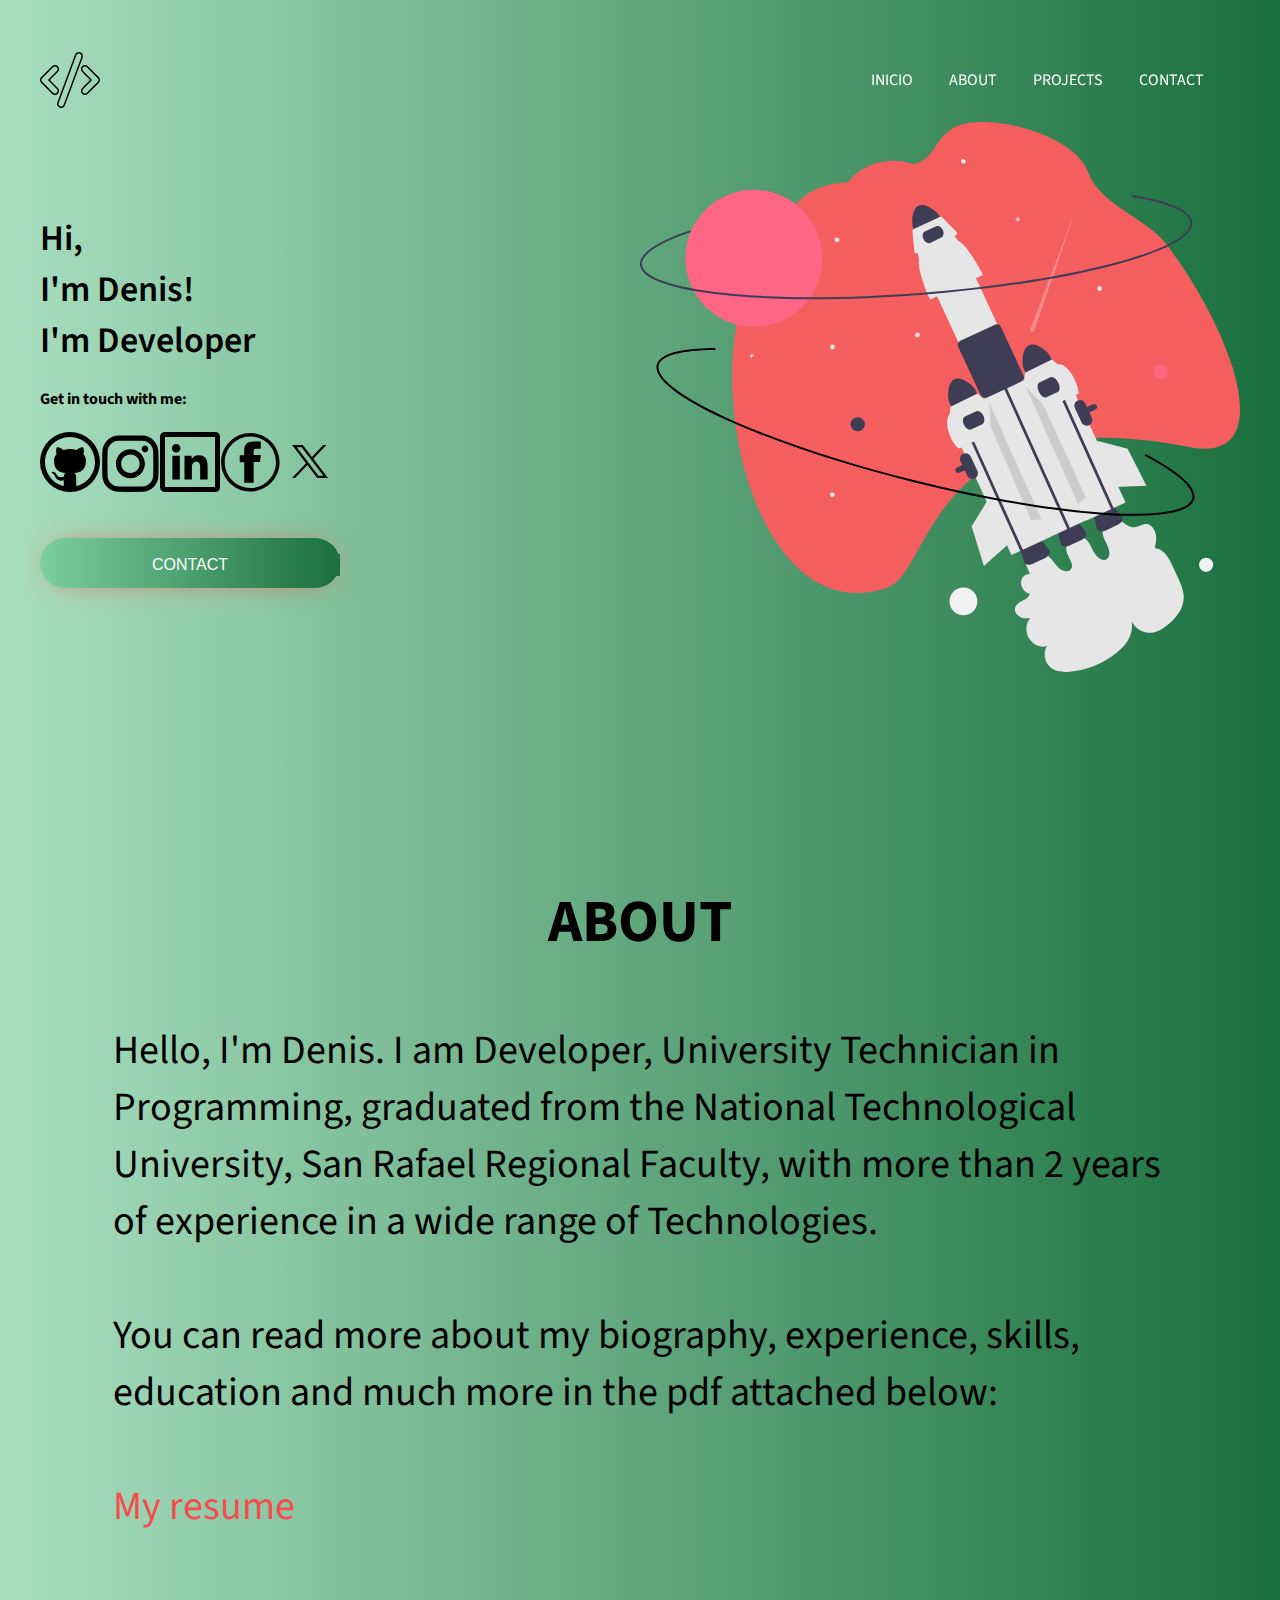
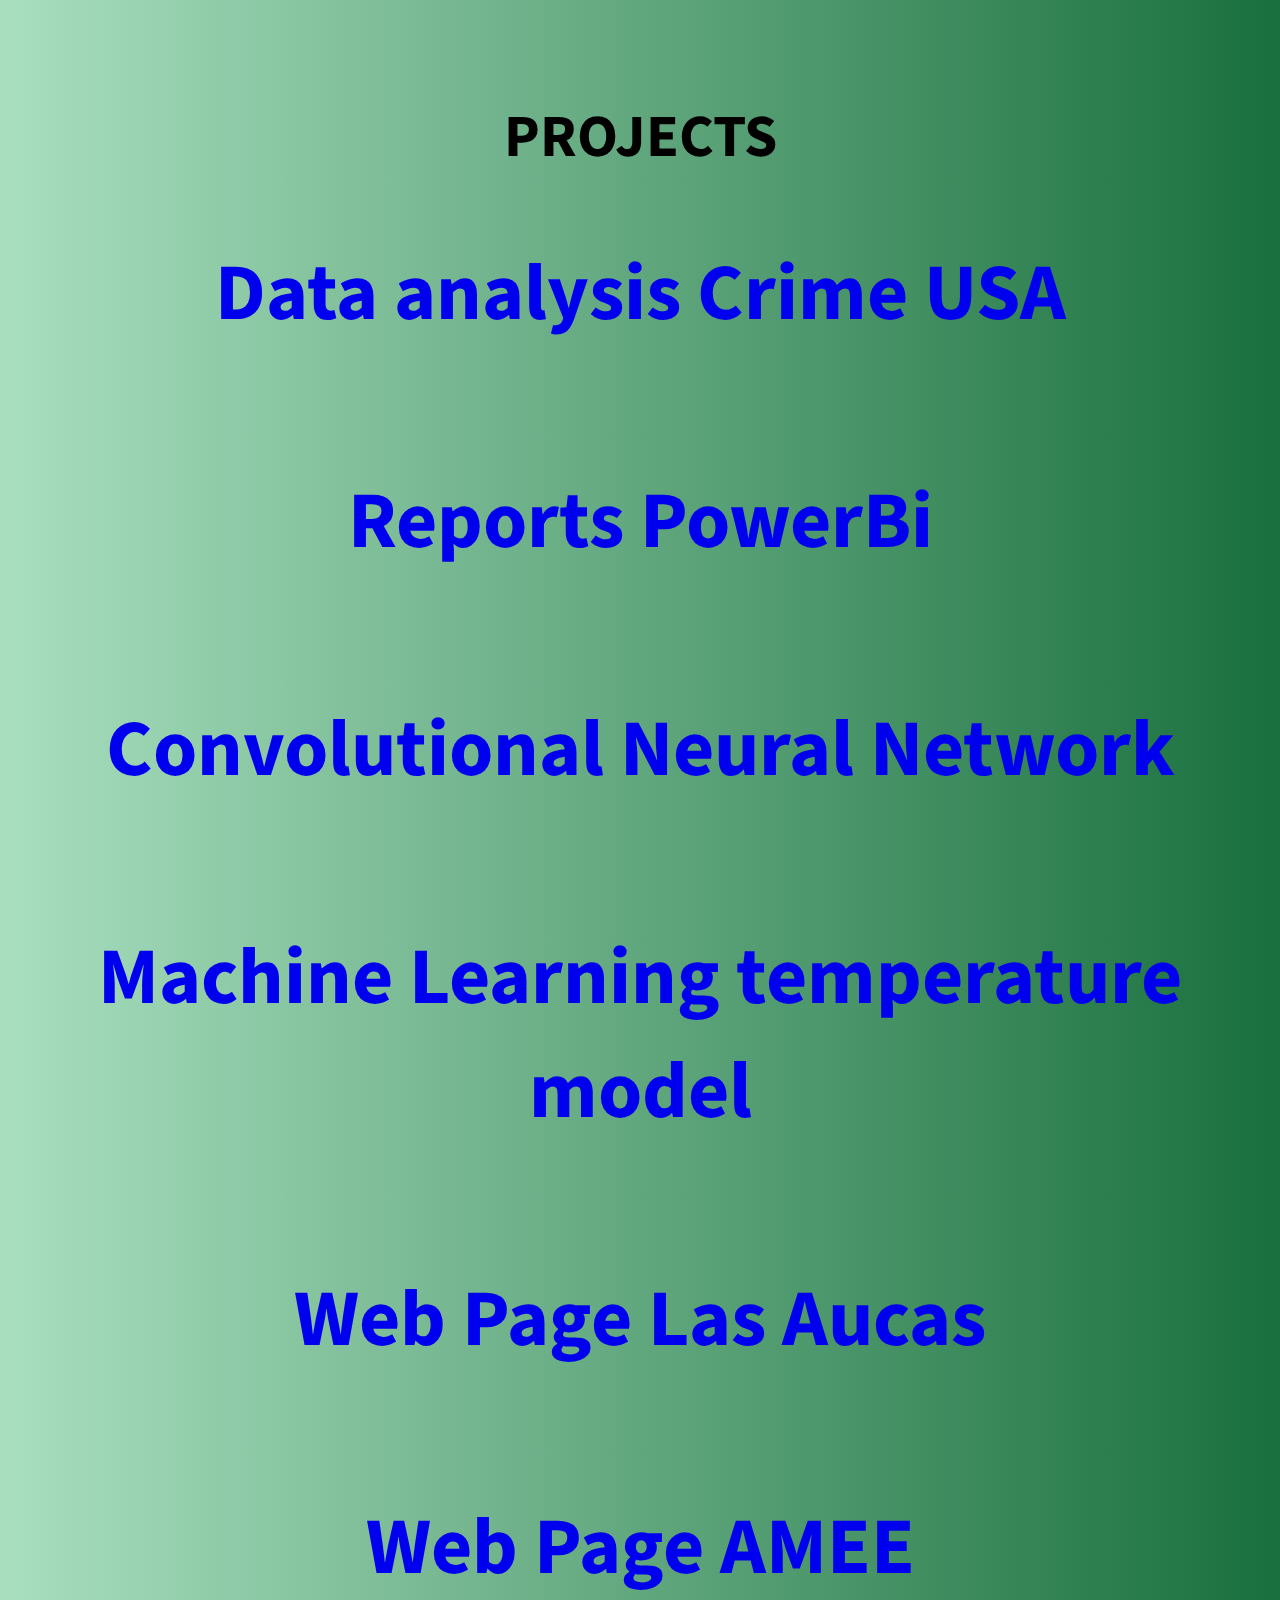
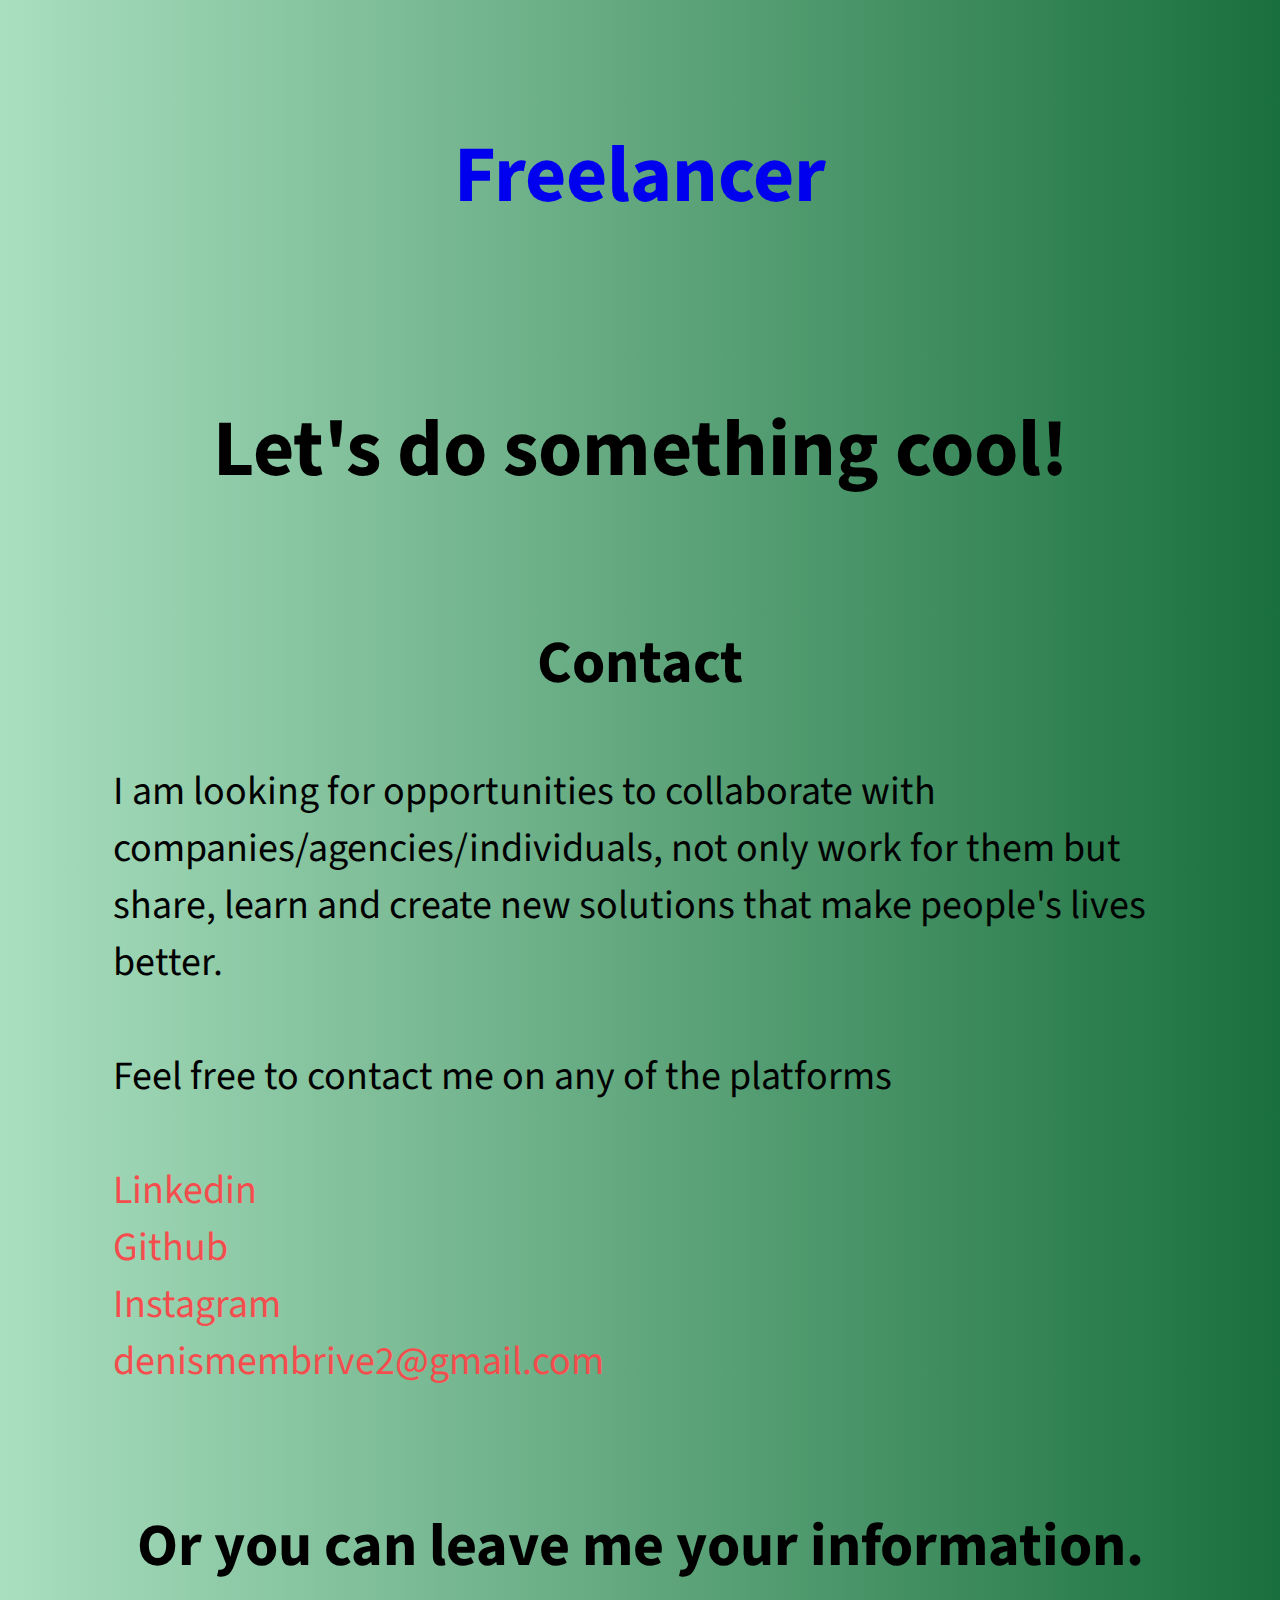
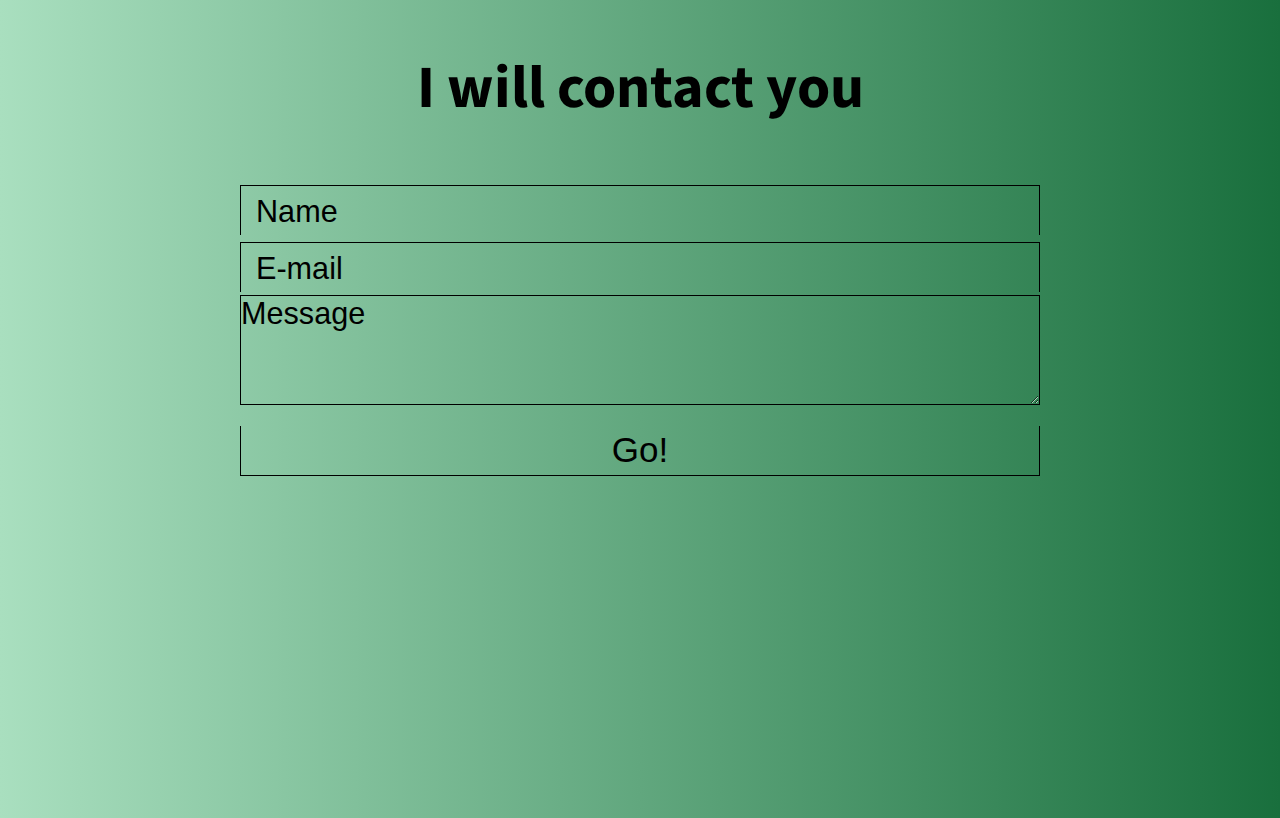
<file: index.html>
<!DOCTYPE html>
<html lang="en">
<head>
    <meta charset="UTF-8">
    <meta http-equiv="X-UA-Compatible" content="IE=edge">
    <meta name="viewport" content="width=device-width, initial-scale=1.0">
    <title>Denis Membrive</title>
    <link rel="icon" type="image/png" href="/images/D.svg">
    <link rel="stylesheet" href="css/estilos.css">
</head>
<body>
    
    <div class="contenedor">

        <header>

            <div class="container__menu">
                <div class="logo">
                    <img src="images/Programacion.svg" alt="">
                </div>
                <div class="menu">
                    <nav>
                        <ul>
                            <li><a href="#">Inicio</a></li>
                            <li><a href="#about">About</a></li>
                            <li><a href="#projects">Projects</a></li>
                            <li><a href="#contact">Contact</a></li>
                            <li class="toggle"><a href="#"><i class="fas fa-bars"></i></a></li> 
                            
                        </ul>
                    </nav>
                </div>
            </div>
    
        </header>
        <main>
            <div class="container__cover">
                <div class="cover">
                    <div class="text">
                        <h1>Hi,</h1>
                        <h1>I'm Denis!</h1>
                        <h1>I'm Developer</I></h1>
                        <br>
                        <h4>Get in touch with me:</h4>
                        <br>
                        <div class="logo">
                            <a href="https://github.com/denismembrive" target="_blank">
                                <img src="images/github_logo.svg" alt="">
                            </a>
                            <a href="https://instagram.com/denismembrive?igshid=cmEzZWFvZmcxNWRj" target="_blank">
                                <img src="images/instagram.svg" alt="">
                            </a>
                            
                            <a href="https://www.linkedin.com/in/denis-membrive-87474a143/" target="_blank">
                                <img src="images/linkedin_3.svg" alt="">
                            </a>
                            <a href="https://www.facebook.com/denis.membrive?mibextid=ZbWKwL" target="_blank">
                                <img src="images/fb_iconsvg.svg" alt="">
                            </a>
                            <a href="https://x.com/denismembrive?t=ww0m_DhHBb8JhMWoYvfUvg&s=08" target="_blank">
                                <img src="images/x.svg" alt="">
                            </a>
                        </div>
    
                        <a href="#contact" class="container__cover">
                            <input class="" type="button" value="CONTACT">
                        </a>
                    </div>
    
                    <div class="svg">
                        <img src="images/developer_activity.svg" alt="">
                    </div>
                </div>
            </div>
            
        </main>
        <section id="about" class="content who">
            <h2 class="title">ABOUT</h2>
            <br>
            <p>
                Hello, I'm Denis. I am Developer, University Technician in Programming,
                graduated from the National Technological University,
                San Rafael Regional Faculty, with more than 2 years of experience
                in a wide range of Technologies.
                <br>
                <br>
                
                You can read more about my biography, experience, skills,
                education and much more in the pdf attached below:
                <br>
                <br>
                <a class="pdf" style="color: #f54d4d;" href="images/CV-Denis-Membrive.pdf" target="_blank">My resume</a>
            </p>
          </section>
      
          <section id="projects" class="content services">
            <h2>PROJECTS</h2>
            <br>
            <a href="https://github.com/denismembrive/DataAnalisis-Crimen-EEUU" target="_blank">
                <h1>Data analysis Crime USA</h1>
            <br>
            <br>
            <a href="https://github.com/denismembrive/PowerBi-Reportes" target="_blank">
                <h1>Reports PowerBi</h1>
            </a>
            <br>
            <br>
            <a href="https://github.com/denismembrive/RedNeuronalConvolucional" target="_blank">
                <h1>Convolutional Neural Network</h1>
            </a>
            <br>
            <br>
            <a href="https://github.com/denismembrive/MachineLearning-Temperatura" target="_blank">
                <h1>Machine Learning temperature model</h1>
            </a>
            <br>
            <br>
            <a href="https://github.com/denismembrive/lasaucas.github.io" target="_blank">
                <h1>Web Page Las Aucas</h1>
            </a>
            <br>
            <br>
            <a href="https://denismembrive.github.io/amee.github.io/" target="_blank">
                <h1>Web Page AMEE</h1>
            </a>
            <br>
            <br>
            <a href="https://github.com/denismembrive?tab=repositories" target="_blank">
                <h1>Freelancer</h1>
            </a>
           
          </section>
    

        <section id="contact" class="content who">
            <h1>Let's do something cool!</h1>
            <br>
            <br>
            <h2 class="title">Contact</h2>
            <br>
            <p>
                I am looking for opportunities to collaborate 
                with companies/agencies/individuals,
                not only work for them but share, learn and create 
                new solutions that make people's lives better.
                
                <br>
                <br>
                
                Feel free to contact me on any of the platforms
                <br>
                <br>
                <a class="pdf" style="color: #f54d4d;" href="https://www.linkedin.com/in/denis-membrive-87474a143/" target="_blank">Linkedin</a>
                <br>
                <a class="pdf" style="color: #f54d4d;" href="https://github.com/denismembrive" target="_blank">Github</a>
                <br>
                <a class="pdf" style="color: #f54d4d;" href="https://instagram.com/denismembrive?igshid=cmEzZWFvZmcxNWRj" target="_blank">Instagram</a>
                <br>
                <a class="pdf" style="color: #f54d4d;" href="" target="_blank">denismembrive2@gmail.com</a>
            </p>
            <br>
            <br>
            <h2>Or you can leave me your information.</h2>
            <br>
            <h2>I will contact you</h2>
            <form id="form" class="topBefore">
                <input id="name" type="text" placeholder="Name">
                <input id="email" type="text" placeholder="E-mail">
                <textarea id="message" type="text" placeholder="Message"></textarea>
                <input id="submit" type="submit" value="Go!">
            </form>
          </section>

    
          <section class="content tarifas">
            
          </section>


    </div>



</body>
</html>
</file>
<file: css/estilos.css>
@import url('https://fonts.googleapis.com/css2?family=Source+Sans+Pro:ital,wght@0,200;0,300;0,400;0,600;0,700;0,900;1,200;1,300;1,400;1,600;1,700;1,900&display=swap');


*{
    margin: 0;
    padding: 0;
    box-sizing: border-box;
    font-family: 'Source Sans Pro', sans-serif;
}

.contenedor {
	
	display: grid;
	
	
}

header{
    width: 100%;
    height: 80px;
    margin-top: 40px;
    position: fixed;
    z-index: 1;
}

.container__menu{
    max-width: 1200px;
    height: 100%;
    margin: auto;
    display: flex;
    justify-content: space-between;
}

.logo{
    height: 100%;
    display: flex;
    align-items: center;
}

.toggle a { 
  font-size: 20px;
} 

.logo img{
    width: 60px;

}
.logo img:hover{
    transform: scale(1.15);
}

.logo a{
    width: 60px;
}

.menu{
    display: flex;
    align-items: center;
}

.menu ul{
    display: flex;
}

.menu ul li{
    list-style: none;
    margin-left: 36px;
}

.menu ul li a{
    text-decoration: none;
    font-size: 16px;
    color: #fff;
    text-transform: uppercase;
}
.menu ul li:hover{
    transform: scale(1.30);
}

#selected{
    background: #2ECC71;
    padding: 10px 40px;
    border-radius: 50px;
}
a{
    text-decoration: none;
}

/*COVER*/


.container__cover{
    width: 100%;
    height: 800px;
    background-image: linear-gradient(to right, #A9DFBF, #196F3D);
    background-position: right;
    background-repeat: no-repeat;
}

.cover{
    max-width: 1200px;
    height: 100%;
    margin: auto;
    display: flex;
    align-items: center;
    justify-content: space-between;
}

.container__cover .text{
    max-width: 400px;
}

.container__cover .text h1{
    font-size: 36px;
    font-weight: 600;
}

.container__cover .text p{
    font-size: 18px;
    margin-top: 40px;
}

.container__cover .text input{
    width: 300px;
    padding: 18px 80px;
    border: none;
    font-size: 16px;
    border-radius: 50px;
    margin-top: 40px;
    background: linear-gradient(to right, #7DCEA0, #196F3D);
    color: #fff;
    cursor: pointer;
    box-shadow: 1px 1px 30px -12px #f54d4d;
    transition: all 300ms;
}

.container__cover .text input:hover{
    box-shadow: 1px 1px 30px -6px #f54d4d;
}


.container__cover .svg img{
    width: 600px;
    animation: move-vector 4s linear infinite;
}

@keyframes move-vector {
    0%{
        transform: translateY(15px);
    }50%{
        transform: translateY(0px);
    }100%{
        transform: translateY(15px);
    }
}

/*pdf*/
.pdf{
    text-decoration: none;
    
}
.pdf:hover {
    transition: all .4s cubic-bezier(0.2, 0.6, 0.2, 1);
    transform: scale(1.15);
}

/* 3 PARTS OF WEB */
.content { padding: 80px 0;text-decoration: none;}

.who {background: linear-gradient(to right, #A9DFBF, #196F3D); color: #000000; text-align: center; font-size: 40px;}
  .who p { max-width: 1055px; margin: 0 auto;text-align: left}
.services {background: linear-gradient(to right, #A9DFBF, #196F3D);color: #000000; text-align: center; font-size: 40px;text-decoration: none; }
.services p {max-width: 1055px; margin: 0 auto; text-align: left;}


.tarifas {background: linear-gradient(to right, #A9DFBF, #196F3D) no-repeat center top; background-size: cover; color: #fff; text-align: center;}
  .contain {max-width: 1055px; margin: 0 auto;text-align: center;}
  .tarifas p {max-width: 450px; text-align: center;}
  .title{text-align: center;}
  article{text-align: center;}

.localization {background: linear-gradient(to right, #A9DFBF, #196F3D);color: #fff; padding-bottom: 0;}
  .localization .map img {max-width: 100%; width: 100%;}

/* 3 LIST  */

.list-services figure { position: relative; width: 150px; height: 190px;}
.list-services figure:after {content: ""; position: absolute; top: 0; left: 0; border-radius: 50%; z-index: 0; background: #fff; width: 150px; height: 150px;}
.list-services img {position: relative; z-index: 1;}
.list-services li { padding: 0 30px; }
.list-services figcaption { position: relative; left: 0; right: 0; bottom: -40px;}

/* 3 ANIMATIONS */





/* 1 LAYOUT */


/*Forms*/

@import url(https://fonts.googleapis.com/css?family=Lato:100,300,400);

input::-webkit-input-placeholder, textarea::-webkit-input-placeholder {
  color: #000000;
  font-size: 0.875em;
}

input:focus::-webkit-input-placeholder, textarea:focus::-webkit-input-placeholder {
  color: #000000;
}

input::-moz-placeholder, textarea::-moz-placeholder {
  color: #000000;
  font-size: 0.875em;
}

input:focus::-moz-placeholder, textarea:focus::-moz-placeholder {
  color: #000000;
}

input::placeholder, textarea::placeholder {
  color: #000000;
  font-size: 0.875em;
}

input:focus::placeholder, textarea:focus:placeholder {
  color: #bbb5af;
}

input::-ms-placeholder, textarea::-ms-placeholder {
  color: #aca49c;
  font-size: 0.875em;
}

input:focus::-ms-placeholder, textarea:focus::-ms-placeholder {
  color: #bbb5af;
}

/* on hover placeholder */

input:hover::-webkit-input-placeholder, textarea:hover::-webkit-input-placeholder {
  color: #e2dedb;
  font-size: 0.875em;
}

input:hover:focus::-webkit-input-placeholder, textarea:hover:focus::-webkit-input-placeholder {
  color: #cbc6c1;
}

input:hover::-moz-placeholder, textarea:hover::-moz-placeholder {
  color: #e2dedb;
  font-size: 0.875em;
}

input:hover:focus::-moz-placeholder, textarea:hover:focus::-moz-placeholder {
  color: #cbc6c1;
}

input:hover::placeholder, textarea:hover::placeholder {
  color: #e2dedb;
  font-size: 0.875em;
}

input:hover:focus::placeholder, textarea:hover:focus::placeholder {
  color: #cbc6c1;
}

input:hover::placeholder, textarea:hover::placeholder {
  color: #e2dedb;
  font-size: 0.875em;
}

input:hover:focus::-ms-placeholder, textarea:hover::focus:-ms-placeholder {
  color: #cbc6c1;
}

#form {
    position: relative;
    width: 800px;
    margin: 50px auto 100px auto;
  }
  
  input {
    font-family: 'Lato', sans-serif;
    font-size: 0.875em;
    width: 800px;
    height: 50px;
    padding: 0px 15px 0px 15px;
    
    background: transparent;
    outline: none;
    color: #000000;
    
    border: solid 1px #000000;
    border-bottom: none;
    
    transition: all 0.3s ease-in-out;
    -webkit-transition: all 0.3s ease-in-out;
    -moz-transition: all 0.3s ease-in-out;
    -ms-transition: all 0.3s ease-in-out;
  }
  
  input:hover {
    background: #b3aca7;
    color: #e2dedb;
  }
  
  textarea {
    width: 800px;
    height: 110px;
    
    
    background: transparent;
    outline: none;
    
    color: #000000;
    font-family: 'Lato', sans-serif;
    font-size: 0.875em;
    
    border: solid 1px #000000;
    
    transition: all 0.3s ease-in-out;
    -webkit-transition: all 0.3s ease-in-out;
    -moz-transition: all 0.3s ease-in-out;
    -ms-transition: all 0.3s ease-in-out;
  }
  
  textarea:hover {
    background: #b3aca7;
    color: #e2dedb;
  }
  
  #submit {
    width: 800px;
    
    padding: 0;
    margin: -5px 0px 0px 0px;
    
    font-family: 'Lato', sans-serif;
    font-size: 0.875em;
    color: #000000;
    
    outline:none;
    cursor: pointer;
    
    border: solid 1px #000000;
    border-top: none;
  }
  
  #submit:hover {
    color: #e2dedb;
  }


@media (max-width: 1200px) { 
  body{
    font-size: 14px;
  }
}

@media (max-width: 992px) { 

  body{
    font-size: 16px;
  }

 }

@media (max-width: 768px) { 

}

@media (max-width: 576px) { 
  body{
    font-size: 12px;
  }
  
    
}
</file>
